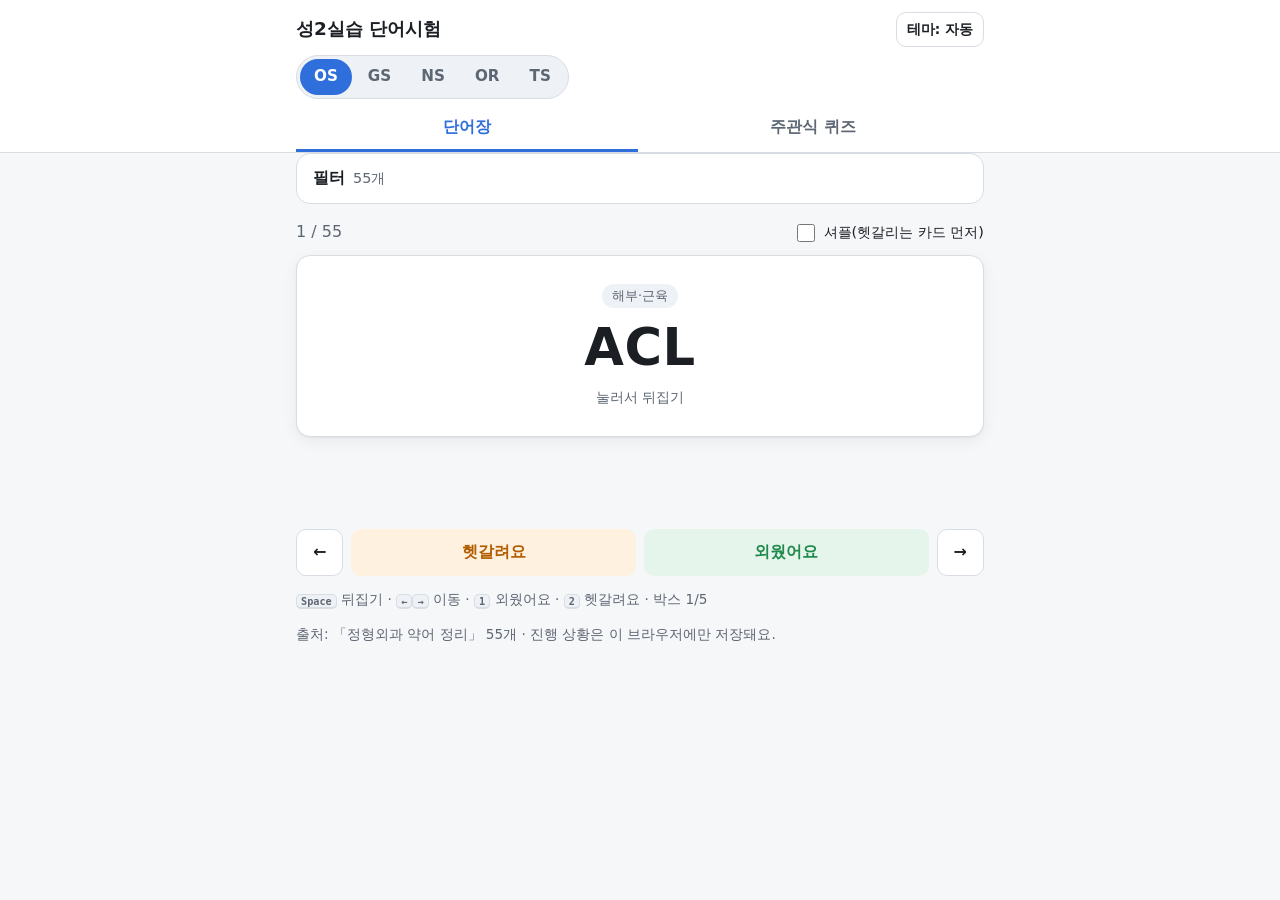
<file: index.html>
<!doctype html>
<html lang="ko">
<head>
  <meta charset="utf-8">
  <meta name="viewport" content="width=device-width, initial-scale=1">
  <title>성2실습 단어시험</title>
  <meta name="description" content="간호대 학생을 위한 병동 의학 약어(OS·GS·NS·OR·TS) 단어장과 주관식 퀴즈">
  <meta name="color-scheme" content="light dark">
  <link rel="stylesheet" href="css/style.css">
  <script>
    // 첫 렌더 전에 저장된 테마 적용(깜빡임 방지)
    try {
      var t = (JSON.parse(localStorage.getItem('ortho-abbr:v1')) || {}).settings?.theme;
      if (t === 'light' || t === 'dark') document.documentElement.dataset.theme = t;
    } catch (e) {}
  </script>
  <script type="module" src="js/app.js"></script>
</head>
<body>
  <header class="top">
    <div class="wrap top-row">
      <h1>성2실습 단어시험</h1>
      <button id="theme" class="ghost small" type="button" aria-label="테마 전환">테마: 자동</button>
    </div>
    <div class="wrap subject-row">
      <div class="subjects" id="subjects" role="group" aria-label="과목">
        <button type="button" data-subject="ortho" aria-pressed="true" aria-label="정형외과(OS)">OS</button>
        <button type="button" data-subject="gs" aria-pressed="false" aria-label="외과(GS)">GS</button>
        <button type="button" data-subject="ns" aria-pressed="false" aria-label="신경외과(NS)">NS</button>
        <button type="button" data-subject="or" aria-pressed="false" aria-label="수술장(OR)">OR</button>
        <button type="button" data-subject="ts" aria-pressed="false" aria-label="흉부외과(TS)">TS</button>
      </div>
    </div>
    <div class="wrap">
      <nav class="tabs" role="tablist" aria-label="학습 모드">
        <button role="tab" id="tab-cards" aria-controls="view-cards" aria-selected="true" type="button">단어장</button>
        <button role="tab" id="tab-quiz" aria-controls="view-quiz" aria-selected="false" type="button">주관식 퀴즈</button>
      </nav>
    </div>
  </header>

  <main class="wrap">
    <details class="filters" id="filters">
      <summary>
        <span>필터</span>
        <span class="muted" id="filter-summary"></span>
      </summary>
      <div class="filter-body">
        <fieldset>
          <legend>상태</legend>
          <div class="chips" id="f-status"></div>
        </fieldset>
        <fieldset>
          <legend>알파벳 구간</legend>
          <div class="chips" id="f-range"></div>
        </fieldset>
        <fieldset>
          <legend>분류 <span class="muted">(여러 개 선택 가능)</span></legend>
          <div class="chips" id="f-tags"></div>
        </fieldset>
        <div class="filter-foot">
          <span class="muted" id="stats"></span>
          <button type="button" class="ghost small danger" id="reset">진행 상황 초기화</button>
        </div>
      </div>
    </details>

    <p class="notice" id="storage-warning" hidden>이 브라우저에서는 진행 상황을 저장할 수 없어요. 앱은 그대로 쓸 수 있지만 새로고침하면 기록이 사라져요.</p>

    <!-- 단어장 -->
    <section id="view-cards" role="tabpanel" aria-labelledby="tab-cards">
      <div class="bar">
        <span id="card-pos" class="muted">0 / 0</span>
        <label class="switch"><input type="checkbox" id="shuffle"> 셔플(헷갈리는 카드 먼저)</label>
      </div>

      <button type="button" class="card" id="card" aria-describedby="card-help">
        <div class="face front">
          <span class="tag-pill" id="card-tag"></span>
          <span class="abbr" id="card-abbr"></span>
          <span class="muted hint">눌러서 뒤집기</span>
        </div>
        <div class="face back" aria-live="polite">
          <span class="abbr-sm" id="card-abbr2"></span>
          <span class="full" id="card-full"></span>
          <span class="note" id="card-note"></span>
          <span class="ko" id="card-ko"></span>
          <span class="others" id="card-others"></span>
        </div>
      </button>
      <p id="card-empty" class="empty" hidden>조건에 맞는 카드가 없어요. 필터를 바꿔 보세요.</p>

      <div class="card-actions">
        <button type="button" id="prev" class="ghost" aria-label="이전 카드">←</button>
        <button type="button" id="unsure" class="warn">헷갈려요</button>
        <button type="button" id="known" class="ok">외웠어요</button>
        <button type="button" id="next" class="ghost" aria-label="다음 카드">→</button>
      </div>
      <p class="muted small-text" id="card-help">
        <kbd>Space</kbd> 뒤집기 · <kbd>←</kbd><kbd>→</kbd> 이동 · <kbd>1</kbd> 외웠어요 · <kbd>2</kbd> 헷갈려요
        <span id="card-box"></span>
      </p>
    </section>

    <!-- 퀴즈 -->
    <section id="view-quiz" role="tabpanel" aria-labelledby="tab-quiz" hidden>
      <div id="quiz-setup" class="panel">
        <h2>주관식 퀴즈</h2>
        <p>약어를 보고 <b>영어 풀네임</b>을 입력하세요. 대소문자·띄어쓰기·하이픈·마침표는 신경 쓰지 않아도 돼요.</p>
        <p class="muted" id="quiz-pool"></p>
        <fieldset>
          <legend>문제 수</legend>
          <div class="chips" id="quiz-len"></div>
        </fieldset>
        <button type="button" class="primary" id="quiz-start">시작하기</button>
      </div>

      <div id="quiz-play" hidden>
        <div class="bar">
          <span id="quiz-pos" class="muted"></span>
          <span id="quiz-score"></span>
        </div>
        <div class="progress" role="progressbar" aria-label="진행률" aria-valuemin="0" id="quiz-progress">
          <div class="progress-fill" id="quiz-progress-fill"></div>
        </div>
        <div class="panel q">
          <div class="abbr" id="quiz-abbr"></div>
          <form id="quiz-form" autocomplete="off">
            <label for="quiz-input" class="sr-only">영어 풀네임</label>
            <input id="quiz-input" type="text" placeholder="영어 풀네임 입력 후 Enter"
                   autocomplete="off" autocapitalize="off" autocorrect="off" spellcheck="false" enterkeyhint="done">
            <div class="q-actions" id="q-ask-actions">
              <button type="button" class="ghost" id="quiz-skip">모르겠어요 <kbd>Esc</kbd></button>
              <button type="submit" class="primary">제출 <kbd>Enter</kbd></button>
            </div>
          </form>
          <p class="hint-line" id="quiz-hint" role="status"></p>
          <div id="quiz-feedback" hidden>
            <p class="verdict" id="quiz-verdict" role="status"></p>
            <ul class="answers" id="quiz-answers"></ul>
            <div class="q-actions">
              <button type="button" class="ghost" id="quiz-override" hidden>철자만 틀렸어요, 정답 처리</button>
              <button type="button" class="primary" id="quiz-next">다음 <kbd>Enter</kbd></button>
            </div>
          </div>
        </div>
      </div>

      <div id="quiz-result" class="panel" hidden>
        <h2>결과</h2>
        <p class="big-score" id="result-score"></p>
        <h3 id="result-wrong-title">틀린 문제</h3>
        <ul class="wrong-list" id="result-wrong"></ul>
        <div class="q-actions">
          <button type="button" class="ghost" id="result-new">새 퀴즈</button>
          <button type="button" class="primary" id="result-retry">틀린 문제만 다시</button>
        </div>
      </div>
    </section>

    <p class="empty" id="load-error" hidden></p>
  </main>

  <footer class="wrap muted small-text">
    <span id="source"></span>
  </footer>
</body>
</html>
</file>
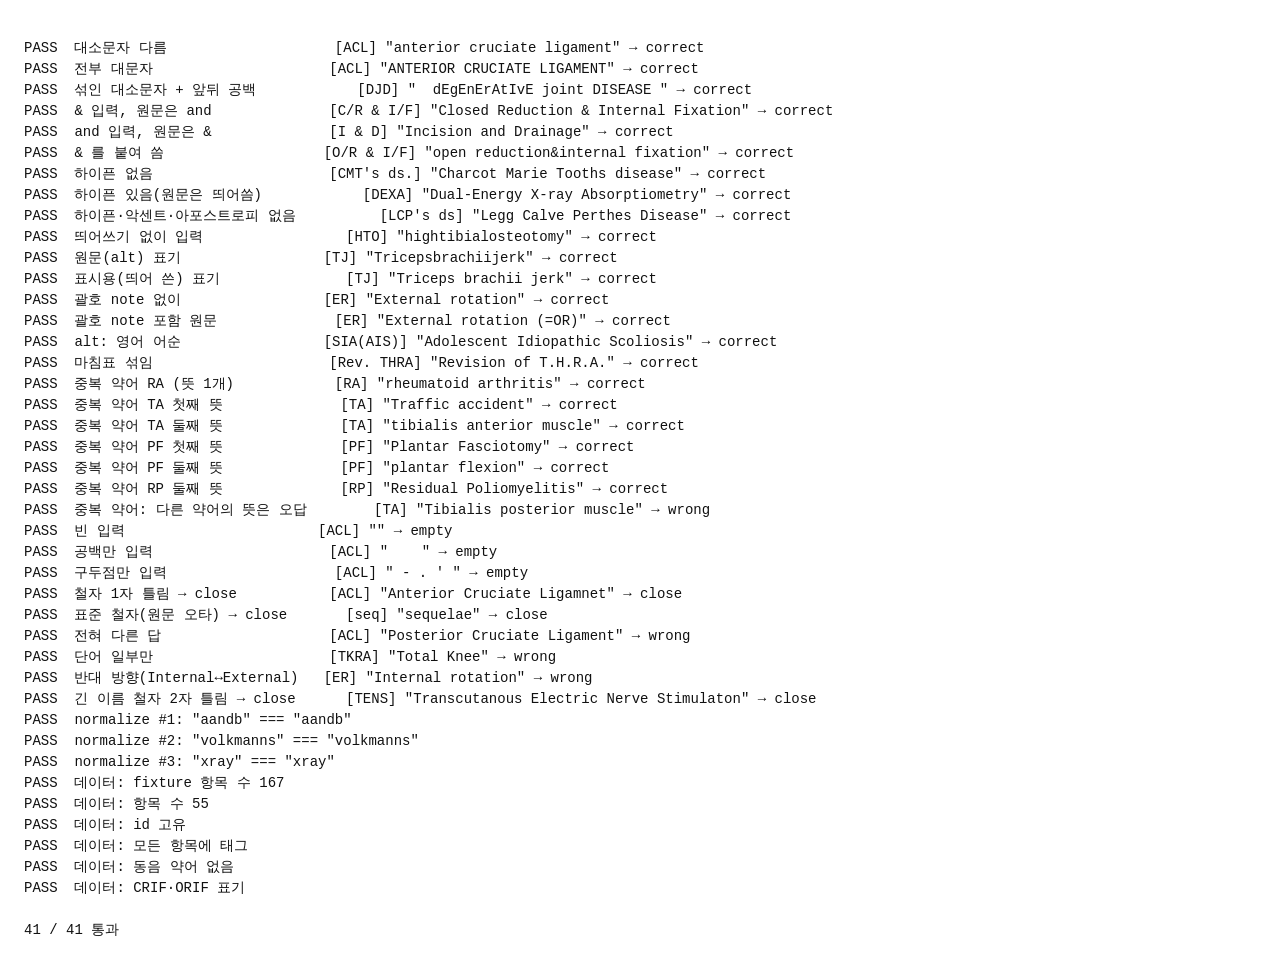
<file: tests/index.html>
<!doctype html>
<html lang="ko">
<head>
  <meta charset="utf-8">
  <meta name="viewport" content="width=device-width, initial-scale=1">
  <title>채점 테스트</title>
  <style>body{font:14px/1.5 ui-monospace,Menlo,monospace;padding:16px;background:#fff;color:#111}</style>
  <script type="module" src="grade.test.js"></script>
</head>
<body><pre id="out">실행 중…</pre></body>
</html>
</file>
<file: css/style.css>
:root {
  --bg: #f6f7f9;
  --surface: #ffffff;
  --surface-2: #eef1f5;
  --text: #1b1f24;
  --muted: #5d6673;
  --border: #d8dde4;
  --accent: #2f6fdb;
  --accent-text: #ffffff;
  --ok: #1f8a4c;
  --ok-bg: #e5f5ec;
  --warn: #b25e00;
  --warn-bg: #fff1df;
  --bad: #c62f3a;
  --bad-bg: #fde8ea;
  --shadow: 0 1px 2px rgb(0 0 0 / .06), 0 4px 16px rgb(0 0 0 / .06);
  --radius: 14px;
  color-scheme: light;
}
@media (prefers-color-scheme: dark) {
  :root:not([data-theme="light"]) {
    --bg: #111418; --surface: #1a1f25; --surface-2: #232a32; --text: #e8ebef; --muted: #9aa4b1;
    --border: #313a44; --accent: #6f9ff0; --accent-text: #0d1117;
    --ok: #5cc98a; --ok-bg: #173325; --warn: #f0a650; --warn-bg: #3a2a14; --bad: #f07a83; --bad-bg: #3b1d21;
    --shadow: 0 1px 2px rgb(0 0 0 / .4); color-scheme: dark;
  }
}
:root[data-theme="dark"] {
  --bg: #111418; --surface: #1a1f25; --surface-2: #232a32; --text: #e8ebef; --muted: #9aa4b1;
  --border: #313a44; --accent: #6f9ff0; --accent-text: #0d1117;
  --ok: #5cc98a; --ok-bg: #173325; --warn: #f0a650; --warn-bg: #3a2a14; --bad: #f07a83; --bad-bg: #3b1d21;
  --shadow: 0 1px 2px rgb(0 0 0 / .4); color-scheme: dark;
}

* { box-sizing: border-box; }
[hidden] { display: none !important; }
html { -webkit-text-size-adjust: 100%; }
body {
  margin: 0; background: var(--bg); color: var(--text);
  font: 16px/1.55 system-ui, -apple-system, "Apple SD Gothic Neo", "Malgun Gothic", "Noto Sans KR", sans-serif;
  overflow-x: hidden;
}
.wrap { max-width: 720px; margin: 0 auto; padding: 0 16px; }
h1 { font-size: 1.15rem; margin: 0; }
h2 { font-size: 1.2rem; margin: 0 0 .5rem; }
h3 { font-size: 1rem; margin: 1.25rem 0 .5rem; }
.muted { color: var(--muted); }
.small-text { font-size: .85rem; }
.sr-only { position: absolute; width: 1px; height: 1px; overflow: hidden; clip: rect(0 0 0 0); white-space: nowrap; }
kbd {
  font: 600 .75em ui-monospace, SFMono-Regular, Menlo, monospace; padding: .05em .4em;
  border: 1px solid var(--border); border-bottom-width: 2px; border-radius: 5px; background: var(--surface-2);
}
button kbd { background: transparent; border-color: currentColor; opacity: .7; }

/* 헤더 */
.top { background: var(--surface); border-bottom: 1px solid var(--border); position: sticky; top: 0; z-index: 5; }
.top-row { display: flex; align-items: center; justify-content: space-between; padding-top: 12px; padding-bottom: 8px; }
.top-row { gap: 12px; }
.subject-row { padding-bottom: 6px; }
.subjects { max-width: 100%; }
.subjects {
  display: inline-flex; padding: 3px; gap: 2px; border-radius: 999px;
  background: var(--surface-2); border: 1px solid var(--border); min-width: 0;
  overflow-x: auto; scrollbar-width: none;
}
.subjects button {
  border: 0; background: none; color: var(--muted); font-weight: 700; font-size: .95rem;
  padding: 6px 14px; border-radius: 999px; white-space: nowrap;
}
.subjects button[aria-pressed="true"] { background: var(--accent); color: var(--accent-text); }
.subjects button:focus-visible { outline: 2px solid var(--accent); outline-offset: 2px; }
@media (max-width: 400px) { .subjects button { padding: 6px 10px; font-size: .9rem; } }
.tabs { display: flex; gap: 4px; }
.tabs button {
  flex: 1; border: 0; background: none; color: var(--muted); font: inherit; font-weight: 600;
  padding: 10px 8px; border-bottom: 3px solid transparent; cursor: pointer;
}
.tabs button[aria-selected="true"] { color: var(--accent); border-bottom-color: var(--accent); }

main { padding-top: 16px; padding-bottom: 24px; }
footer { padding-bottom: 24px; }

/* 버튼 */
button { font: inherit; cursor: pointer; }
.primary, .ghost, .ok, .warn {
  border-radius: 10px; padding: 10px 16px; border: 1px solid var(--border); background: var(--surface); color: var(--text);
  font-weight: 600; min-height: 44px;
}
.primary { background: var(--accent); color: var(--accent-text); border-color: var(--accent); }
.ok { background: var(--ok-bg); color: var(--ok); border-color: transparent; }
.warn { background: var(--warn-bg); color: var(--warn); border-color: transparent; }
.ghost:hover { background: var(--surface-2); }
.small { padding: 6px 10px; min-height: 0; font-size: .85rem; }
.danger { color: var(--bad); }
:focus-visible { outline: 3px solid var(--accent); outline-offset: 2px; }

/* 필터 */
.filters { background: var(--surface); border: 1px solid var(--border); border-radius: var(--radius); margin-bottom: 16px; }
.filters summary { padding: 12px 16px; cursor: pointer; display: flex; gap: 8px; align-items: baseline; flex-wrap: wrap; font-weight: 600; }
.filters summary .muted { font-weight: 400; font-size: .9rem; }
.filter-body { padding: 0 16px 16px; }
fieldset { border: 0; padding: 0; margin: 0 0 12px; min-width: 0; }
legend { font-size: .85rem; font-weight: 600; margin-bottom: 6px; padding: 0; }
.chips { display: flex; flex-wrap: wrap; gap: 6px; }
.chip {
  border: 1px solid var(--border); background: var(--surface); color: var(--text); border-radius: 999px;
  padding: 6px 12px; font-size: .9rem; min-height: 36px;
}
.chip[aria-pressed="true"] { background: var(--accent); border-color: var(--accent); color: var(--accent-text); }
.chip .count { opacity: .7; font-size: .8em; margin-left: 2px; }
.filter-foot { display: flex; justify-content: space-between; align-items: center; gap: 8px; flex-wrap: wrap; }
.notice { background: var(--warn-bg); color: var(--warn); padding: 10px 14px; border-radius: 10px; font-size: .9rem; }

.bar { display: flex; justify-content: space-between; align-items: center; gap: 8px; flex-wrap: wrap; margin-bottom: 10px; }
.switch { display: inline-flex; align-items: center; gap: 6px; font-size: .9rem; cursor: pointer; }
.switch input { width: 18px; height: 18px; accent-color: var(--accent); }

/* 플래시카드: 두 면을 같은 그리드 칸에 겹쳐서 높이가 긴 쪽에 맞춰지게 */
.card {
  display: grid; width: 100%; min-height: 260px; padding: 0; border: 0; background: none; color: inherit;
  perspective: 1200px; text-align: center;
}
.face {
  grid-area: 1 / 1; display: flex; flex-direction: column; align-items: center; justify-content: center; gap: 10px;
  padding: 28px 20px; border-radius: var(--radius); background: var(--surface); border: 1px solid var(--border);
  box-shadow: var(--shadow); backface-visibility: hidden; -webkit-backface-visibility: hidden;
  transition: transform .35s ease; min-width: 0;
}
.back { transform: rotateY(180deg); }
.card.flipped .front { transform: rotateY(-180deg); }
.card.flipped .back { transform: rotateY(0); }
@media (prefers-reduced-motion: reduce) {
  .face { transition: none; }
}
.abbr { font-size: clamp(2rem, 9vw, 3.2rem); font-weight: 800; letter-spacing: .01em; overflow-wrap: anywhere; line-height: 1.15; }
.abbr-sm { font-weight: 700; color: var(--muted); }
.full { font-size: clamp(1.2rem, 5vw, 1.5rem); font-weight: 700; overflow-wrap: anywhere; }
.note { font-size: .95rem; color: var(--muted); }
.ko { font-size: 1.05rem; }
.others { font-size: .9rem; color: var(--warn); }
.note:empty, .ko:empty, .others:empty { display: none; }
.hint { font-size: .85rem; }
.tag-pill { font-size: .8rem; padding: 2px 10px; border-radius: 999px; background: var(--surface-2); color: var(--muted); }
.card-actions { display: grid; grid-template-columns: auto 1fr 1fr auto; gap: 8px; margin-top: 14px; }
.empty { text-align: center; padding: 40px 16px; color: var(--muted); background: var(--surface); border-radius: var(--radius); border: 1px dashed var(--border); }

/* 퀴즈 */
.panel { background: var(--surface); border: 1px solid var(--border); border-radius: var(--radius); padding: 20px; box-shadow: var(--shadow); }
.panel p { margin: 0 0 12px; }
.q { text-align: center; }
.q .abbr { margin: 12px 0 18px; }
#quiz-input {
  width: 100%; font: inherit; font-size: 1.1rem; padding: 12px 14px; border-radius: 10px;
  border: 2px solid var(--border); background: var(--bg); color: var(--text);
}
#quiz-input:focus { border-color: var(--accent); outline: none; }
#quiz-input.is-correct { border-color: var(--ok); background: var(--ok-bg); }
#quiz-input.is-wrong { border-color: var(--bad); background: var(--bad-bg); }
.q-actions { display: flex; gap: 8px; justify-content: flex-end; flex-wrap: wrap; margin-top: 12px; }
.q-actions button { flex: 1 1 140px; }
#quiz-override { flex-basis: 100%; }
.hint-line { min-height: 1.2em; font-size: .9rem; color: var(--warn); margin: 8px 0 0; }
.hint-line:empty { margin: 0; min-height: 0; }
.verdict { font-weight: 700; font-size: 1.05rem; margin: 12px 0 6px !important; }
.verdict.good { color: var(--ok); }
.verdict.bad { color: var(--bad); }
.verdict.close { color: var(--warn); }
.answers { list-style: none; padding: 0; margin: 0; text-align: left; }
.answers li { padding: 10px 12px; background: var(--surface-2); border-radius: 10px; margin-top: 6px; }
.answers .a-full { font-weight: 700; overflow-wrap: anywhere; }
.answers .a-sub { font-size: .9rem; color: var(--muted); }
.progress { height: 8px; background: var(--surface-2); border-radius: 999px; overflow: hidden; margin-bottom: 14px; }
.progress-fill { height: 100%; width: 0; background: var(--accent); transition: width .25s ease; }
#quiz-score { font-weight: 700; }
.big-score { font-size: 2rem; font-weight: 800; }
.wrong-list { list-style: none; padding: 0; margin: 0; }
.wrong-list li { padding: 10px 0; border-top: 1px solid var(--border); overflow-wrap: anywhere; }
.wrong-list b { margin-right: 6px; }
.wrong-list .yours { color: var(--bad); font-size: .9rem; }

@media (max-width: 420px) {
  .panel { padding: 16px; }
  .face { padding: 22px 14px; }
  .card-actions { grid-template-columns: 1fr 1fr; }
  .card-actions #prev { order: 3; }
  .card-actions #next { order: 4; }
}
</file>
